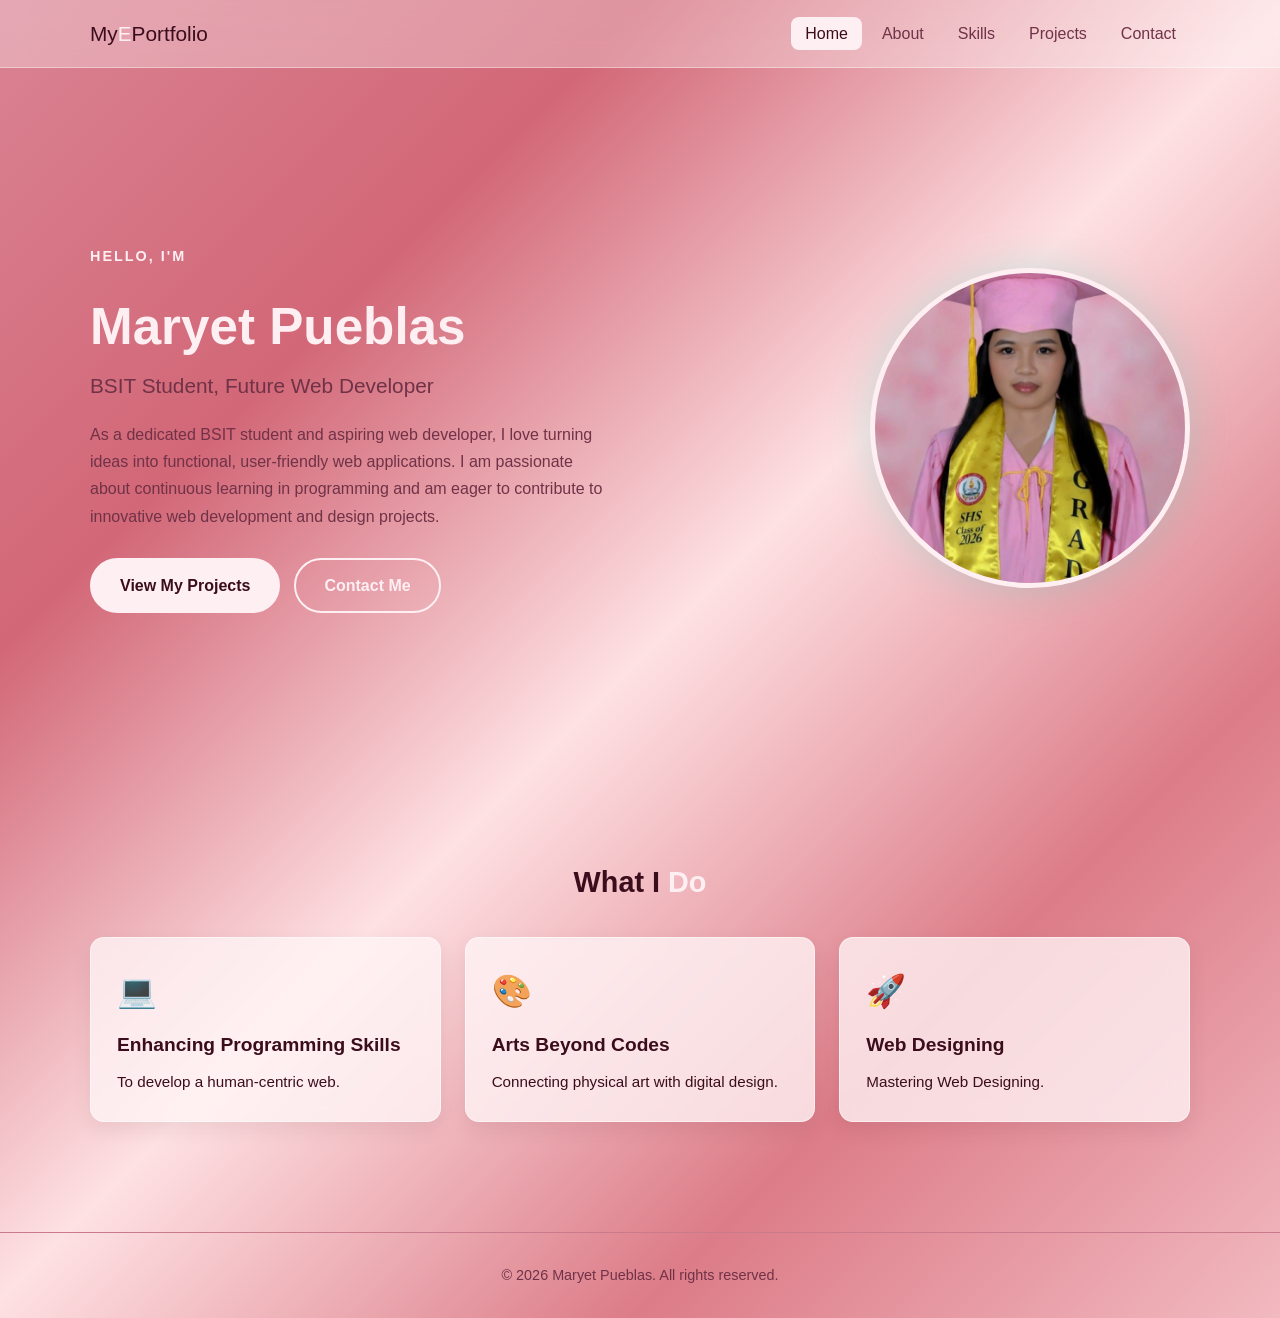
<file: index.html>
<!DOCTYPE html>
<html lang="en">
<head>
  <meta charset="UTF-8">
  <meta name="viewport" content="width=device-width, initial-scale=1.0">
  <meta name="description" content="Personal portfolio of Enter Your Name">
  <title>Home | Maryet Pueblas</title>
  <link rel="stylesheet" href="style.css">
</head>
<body>

  <!-- NAVIGATION (same on every page) -->
  <header class="navbar">
    <div class="container nav-inner">
      <a href="index.html" class="logo">My<span>E</span>Portfolio</a>
      <nav>
        <ul class="nav-links">
          <li><a href="index.html" class="active">Home</a></li>
          <li><a href="about.html">About</a></li>
          <li><a href="skills.html">Skills</a></li>
          <li><a href="projects.html">Projects</a></li>
          <li><a href="contact.html">Contact</a></li>
        </ul>
      </nav>
    </div>
  </header>

  <!-- HERO -->
  <section class="hero">
    <div class="container hero-inner">
      <div class="hero-text">
        <p class="greeting">Hello, I'm</p>
        <h1><span>Maryet Pueblas</span></h1>
        <p class="role">BSIT Student, Future Web Developer</p>
        <p>
          As a dedicated BSIT student and aspiring web developer, I love turning ideas into functional, 
          user-friendly web applications. I am passionate about continuous learning in programming and 
          am eager to contribute to innovative web development and design projects.
        </p>
        <div class="hero-buttons">
          <a href="projects.html" class="btn btn-primary">View My Projects</a>
          <a href="contact.html" class="btn btn-outline">Contact Me</a>
        </div>
      </div>

      <div class="hero-image">
        <!-- TO ADD YOUR PHOTO: put it in the images folder, delete the
             photo-placeholder div below, and uncomment the img line -->
      <img src="myphoto.jpg" alt="Photo of Enter Your Name"> 
      </div>
    </div>
  </section>

  <!-- QUICK HIGHLIGHTS -->
  <section class="section">
    <div class="container">
      <h2 class="section-title">What I <span>Do</span></h2>
      <div class="grid">
        <div class="card">
          <div class="icon">💻</div>
          <h3>Enhancing Programming Skills </h3>
          <p>To develop a human-centric web.</p>
        </div>
        <div class="card">
          <div class="icon">🎨</div>
          <h3>Arts Beyond Codes</h3>
          <p>Connecting physical art with digital design.  </p>
        </div>
        <div class="card">
          <div class="icon">🚀</div>
          <h3>Web Designing</h3>
          <p>Mastering Web Designing.</p>
        </div>
      </div>
    </div>
  </section>

  <footer class="footer">
    <p>&copy; 2026 Maryet Pueblas. All rights reserved.</p>
  </footer>

</body>
</html>
</file>
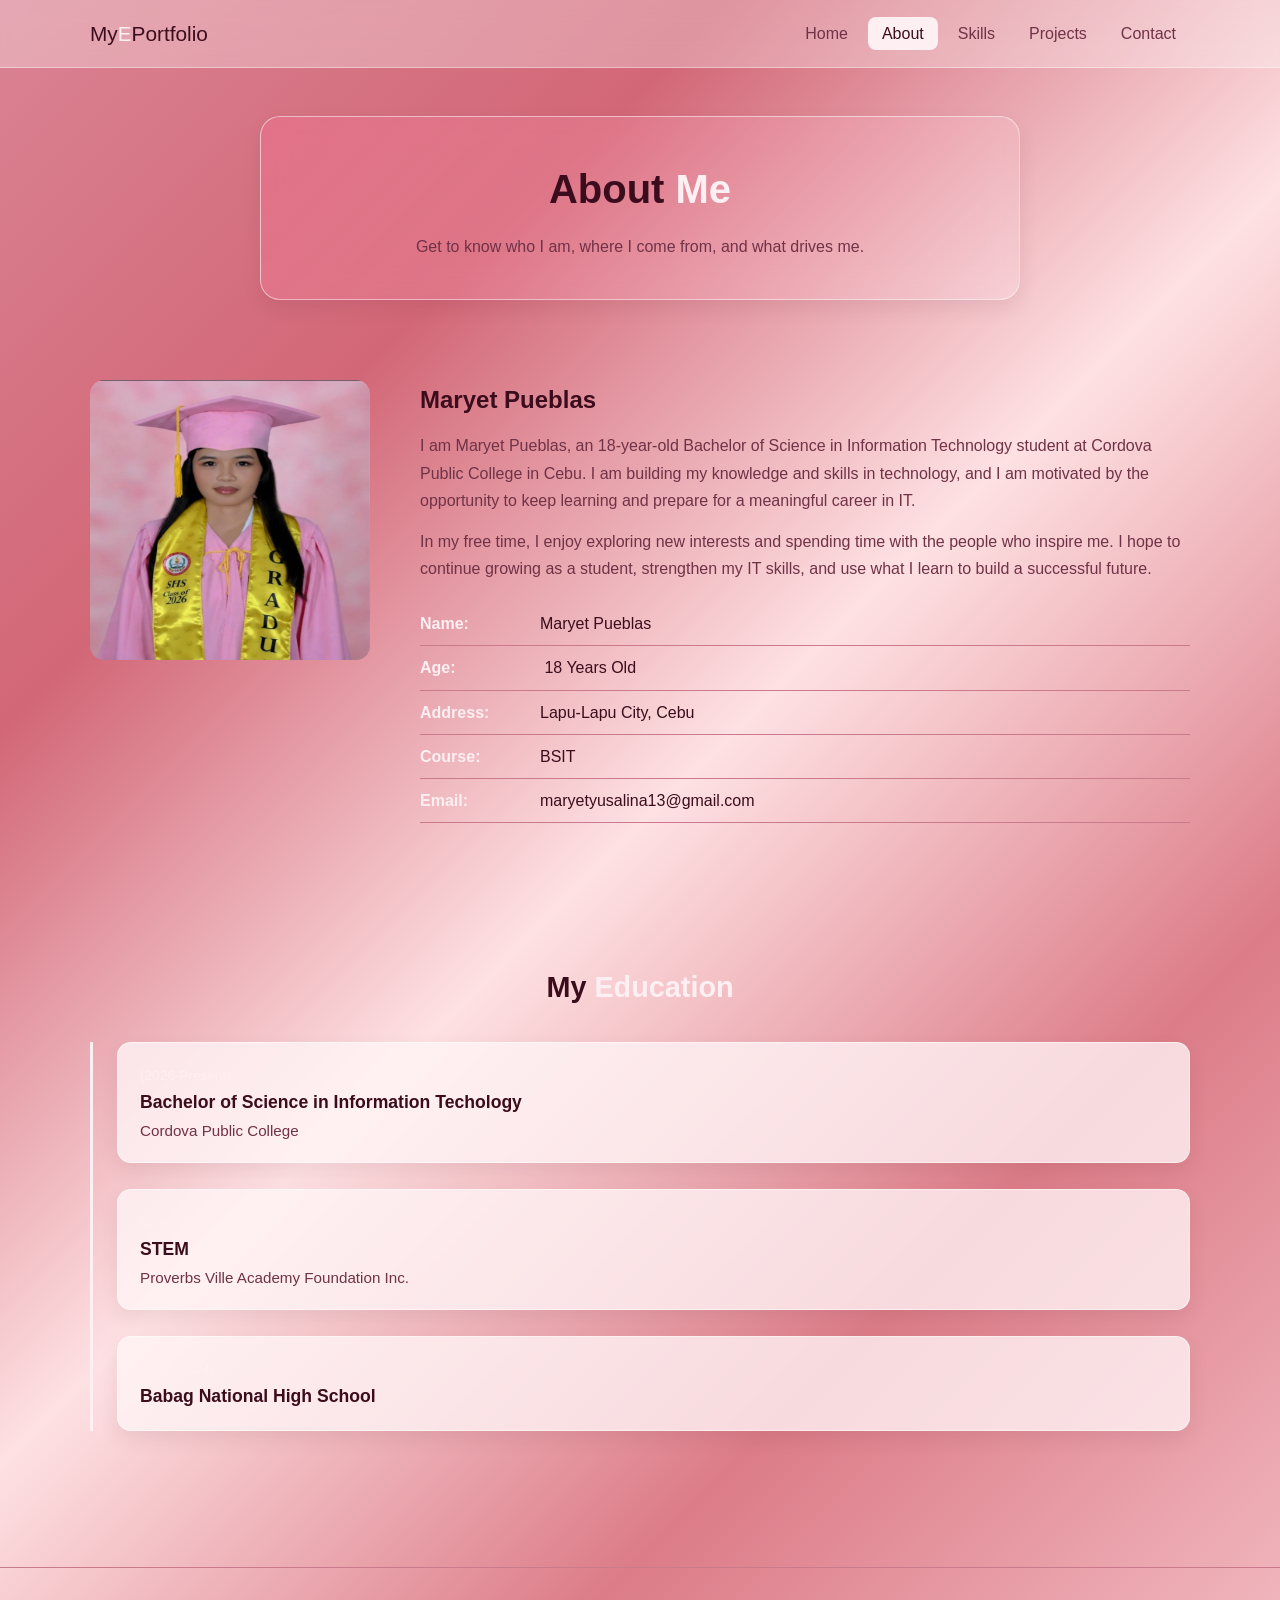
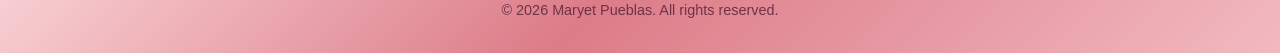
<file: about.html>
<!DOCTYPE html>
<html lang="en">
<head>
  <meta charset="UTF-8">
  <meta name="viewport" content="width=device-width, initial-scale=1.0">
  <meta name="description" content="Maryet Pueblas">
  <title>About | Maryet Pueblas</title>
  <link rel="stylesheet" href="style.css">
</head>
<body>

  <!-- NAVIGATION -->
  <header class="navbar">
    <div class="container nav-inner">
      <a href="index.html" class="logo">My<span>E</span>Portfolio</a>
      <nav>
        <ul class="nav-links">
          <li><a href="index.html">Home</a></li>
          <li><a href="about.html" class="active">About</a></li>
          <li><a href="skills.html">Skills</a></li>
          <li><a href="projects.html">Projects</a></li>
          <li><a href="contact.html">Contact</a></li>
        </ul>
      </nav>
    </div>
  </header>

  <!-- PAGE HEADER -->
  <section class="page-header container">
    <h1>About <span>Me</span></h1>
    <p>Get to know who I am, where I come from, and what drives me.</p>
  </section>

  <!-- ABOUT CONTENT -->
  <section class="section">
    <div class="container about-grid">
      <img src="myphoto.jpg" alt="Enter Your Name">

      <div class="about-text">
        <h2>Maryet Pueblas</h2>
        <p>
          I am Maryet Pueblas, an 18-year-old Bachelor of Science in Information Technology student at Cordova Public College in Cebu.
          I am building my knowledge and skills in technology, and I am motivated by the opportunity to keep learning and prepare for a meaningful career in IT.
        </p>
        <p>
         In my free time, I enjoy exploring new interests and spending time with the people who inspire me. 
          I hope to continue growing as a student, strengthen my IT skills, and use what I learn to build a successful future.
        </p>

        <ul class="info-list">
          <li><strong>Name:</strong>Maryet Pueblas</li>
          <li><strong>Age:</strong> 18 Years Old</li>
          <li><strong>Address:</strong>Lapu-Lapu City, Cebu</li>
          <li><strong>Course:</strong>BSIT</li>
          <li><strong>Email:</strong>maryetyusalina13@gmail.com</li>
        </ul>
      </div>
    </div>
  </section>

  <!-- EDUCATION -->
  <section class="section">
    <div class="container">
      <h2 class="section-title">My <span>Education</span></h2>
      <div class="timeline">
        <div class="timeline-item">
          <span>(2026-Present)</span>
          <h3>Bachelor of Science in Information Techology</h3>
          <p>Cordova Public College</p>
        </div>
        <div class="timeline-item">
          <span> (2024-2026)</span>
          <h3>STEM</h3>
          <p>Proverbs Ville Academy Foundation Inc.</p>
        </div>
        <div class="timeline-item">
          <span> (2020-2024)</span>
          <h3>Babag National High School</h3>
                 </div>
      </div>
    </div>
  </section>

  <footer class="footer">
    <p>&copy; 2026 Maryet Pueblas. All rights reserved.</p>
  </footer>

</body>
</html>
</file>
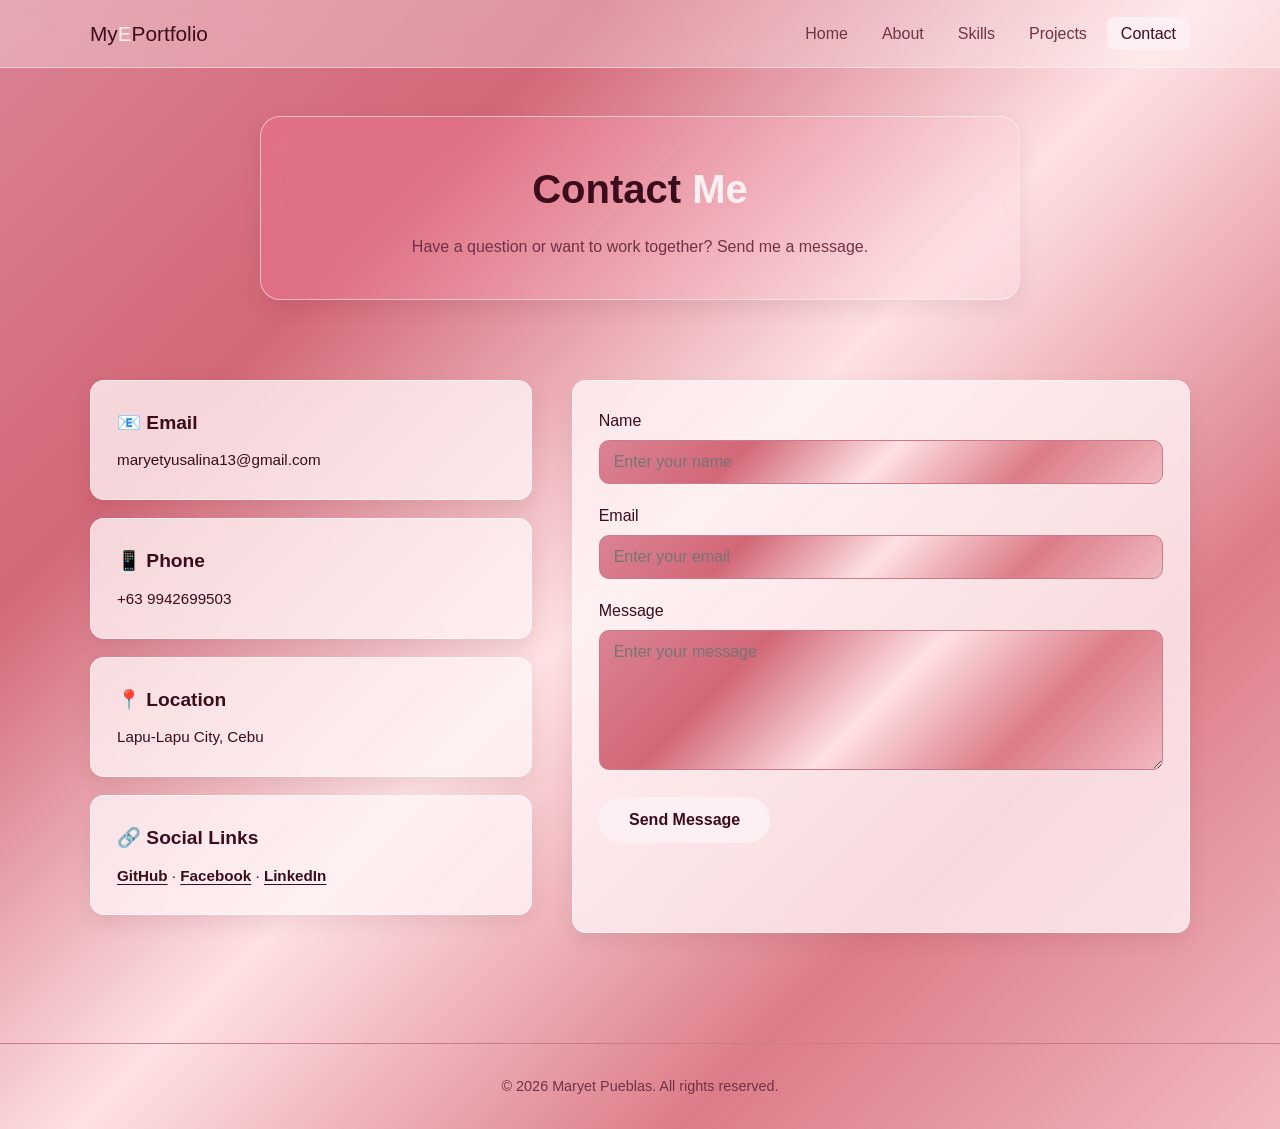
<file: contact.html>
<!DOCTYPE html>
<html lang="en">
<head>
  <meta charset="UTF-8">
  <meta name="viewport" content="width=device-width, initial-scale=1.0">
  <meta name="description" content="Contact Enter Your Name">
  <title>Contact | Maryet Pueblas</title>
  <link rel="stylesheet" href="style.css">
  <link rel="stylesheet" href="contrast.css">
</head>
<body>

  <!-- NAVIGATION -->
  <header class="navbar">
    <div class="container nav-inner">
      <a href="index.html" class="logo">My<span>E</span>Portfolio</a>
      <nav>
        <ul class="nav-links">
          <li><a href="index.html">Home</a></li>
          <li><a href="about.html">About</a></li>
          <li><a href="skills.html">Skills</a></li>
          <li><a href="projects.html">Projects</a></li>
          <li><a href="contact.html" class="active">Contact</a></li>
        </ul>
      </nav>
    </div>
  </header>

  <!-- PAGE HEADER -->
  <section class="page-header container">
    <h1>Contact <span>Me</span></h1>
    <p>Have a question or want to work together? Send me a message.</p>
  </section>

  <!-- CONTACT CONTENT -->
  <section class="section">
    <div class="container contact-grid">

      <!-- Contact details -->
      <div class="contact-info">
        <div class="card">
          <h3>📧 Email</h3>
          <p>maryetyusalina13@gmail.com</p>
        </div>
        <div class="card">
          <h3>📱 Phone</h3>
          <p>+63 9942699503</p>
        </div>
        <div class="card">
          <h3>📍 Location</h3>
          <p>Lapu-Lapu City, Cebu</p>
        </div>
        <div class="card">
          <h3>🔗 Social Links</h3>
          <p>
  <a href="https://github.com" target="_blank" rel="noopener noreferrer">GitHub</a> &middot;
  <a href="https://www.facebook.com/maryet.pueblas.2025" target="_blank" rel="noopener noreferrer">Facebook</a> &middot;
  <a href="https://ph.linkedin.com/in/pueblas-maryet-y-1471a8450" target="_blank" rel="noopener noreferrer">LinkedIn</a>
</p>

        </div>
      </div>

      <!-- Contact form (display only, it does not send messages yet) -->
      <form class="card" action="#" method="post">
        <div class="form-group">
          <label for="name">Name</label>
          <input type="text" id="name" name="name" placeholder="Enter your name">
        </div>
        <div class="form-group">
          <label for="email">Email</label>
          <input type="email" id="email" name="email" placeholder="Enter your email">
        </div>
        <div class="form-group">
          <label for="message">Message</label>
          <textarea id="message" name="message" placeholder="Enter your message"></textarea>
        </div>
        <button type="submit" class="btn btn-primary">Send Message</button>
      </form>

    </div>
  </section>

  <footer class="footer">
    <p>&copy; 2026 Maryet Pueblas. All rights reserved.</p>
  </footer>

</body>
</html>
</file>
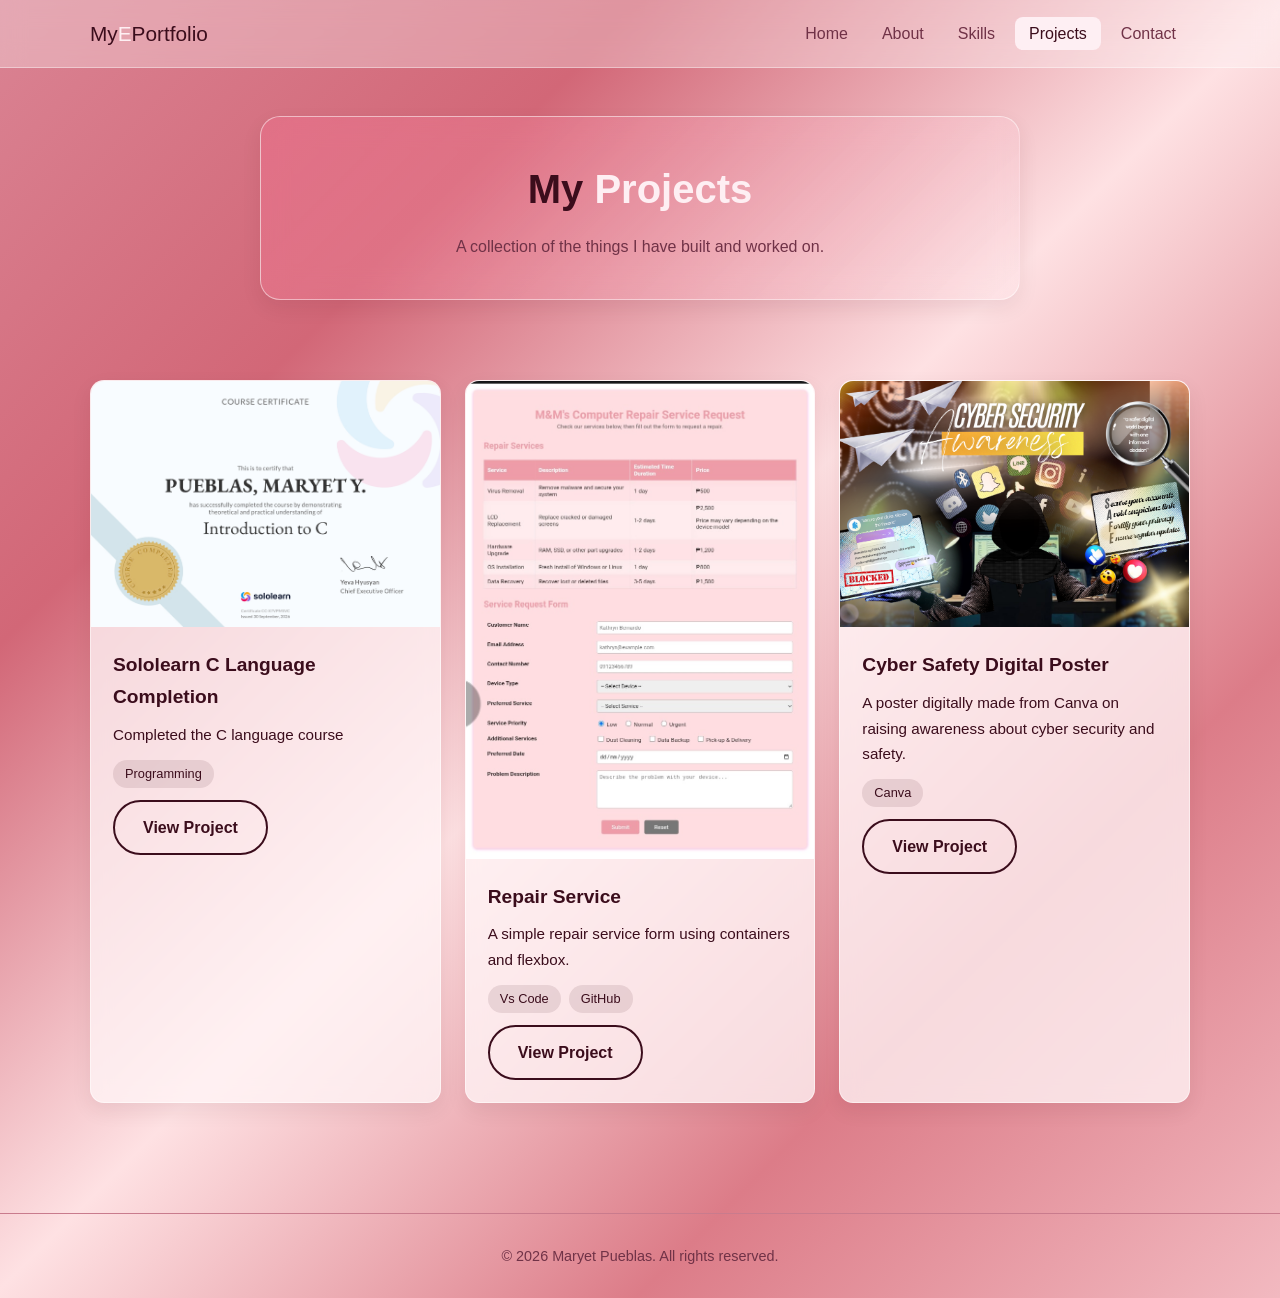
<file: projects.html>
<!DOCTYPE html>
<html lang="en">
<head>
  <meta charset="UTF-8">
  <meta name="viewport" content="width=device-width, initial-scale=1.0">
  <meta name="description" content="Projects by Enter Your Name">
  <title>Projects | Maryet Pueblas</title>
  <link rel="stylesheet" href="style.css">
  <link rel="stylesheet" href="contrast.css">
</head>
<body>

  <!-- NAVIGATION -->
  <header class="navbar">
    <div class="container nav-inner">
      <a href="index.html" class="logo">My<span>E</span>Portfolio</a>
      <nav>
        <ul class="nav-links">
          <li><a href="index.html">Home</a></li>
          <li><a href="about.html">About</a></li>
          <li><a href="skills.html">Skills</a></li>
          <li><a href="projects.html" class="active">Projects</a></li>
          <li><a href="contact.html">Contact</a></li>
        </ul>
      </nav>
    </div>
  </header>

  <!-- PAGE HEADER -->
  <section class="page-header container">
    <h1>My <span>Projects</span></h1>
    <p>A collection of the things I have built and worked on.</p>
  </section>

  <!-- PROJECTS -->
  <section class="section">
    <div class="container grid">

      <!-- PROJECT 1 -->
      <article class="card project-card">
        <img src="project1.jpg" alt="Project 1">
        <div class="project-body">
          <h3>Sololearn C Language Completion</h3>
          <p>Completed the C language course</p>
          <div class="tags">
            <span class="tag">Programming</span>
          </div>
          <a href="project1.jpg" target="_blank" class="btn btn-outline">View Project</a>
        </div>
      </article>

      <!-- PROJECT 2 -->
      <article class="card project-card">
        <img src="project2.jpg" alt="Project 2">
        <div class="project-body">
          <h3>Repair Service</h3>
          <p>A simple repair service form using containers and flexbox.</p>
          <div class="tags">
            <span class="tag">Vs Code</span>
            <span class="tag">GitHub</span>
          </div>
          <a href="project2.jpg" target="_blank" class="btn btn-outline">View Project</a>
        </div>
      </article>

      <!-- PROJECT 3 -->
      <article class="card project-card">
        <img src="project3.png" alt="Project 3">
        <div class="project-body">
          <h3>Cyber Safety Digital Poster</h3>
          <p>A poster digitally made from Canva on raising awareness about cyber security and safety.</p>
          <div class="tags">
            <span class="tag">Canva</span>
          </div>
          <a href="project3.png" target="_blank" class="btn btn-outline">View Project</a>
        </div>
      </article>

    </div>
  </section>

  <footer class="footer">
    <p>&copy; 2026 Maryet Pueblas. All rights reserved.</p>
  </footer>

</body>
</html>
</file>
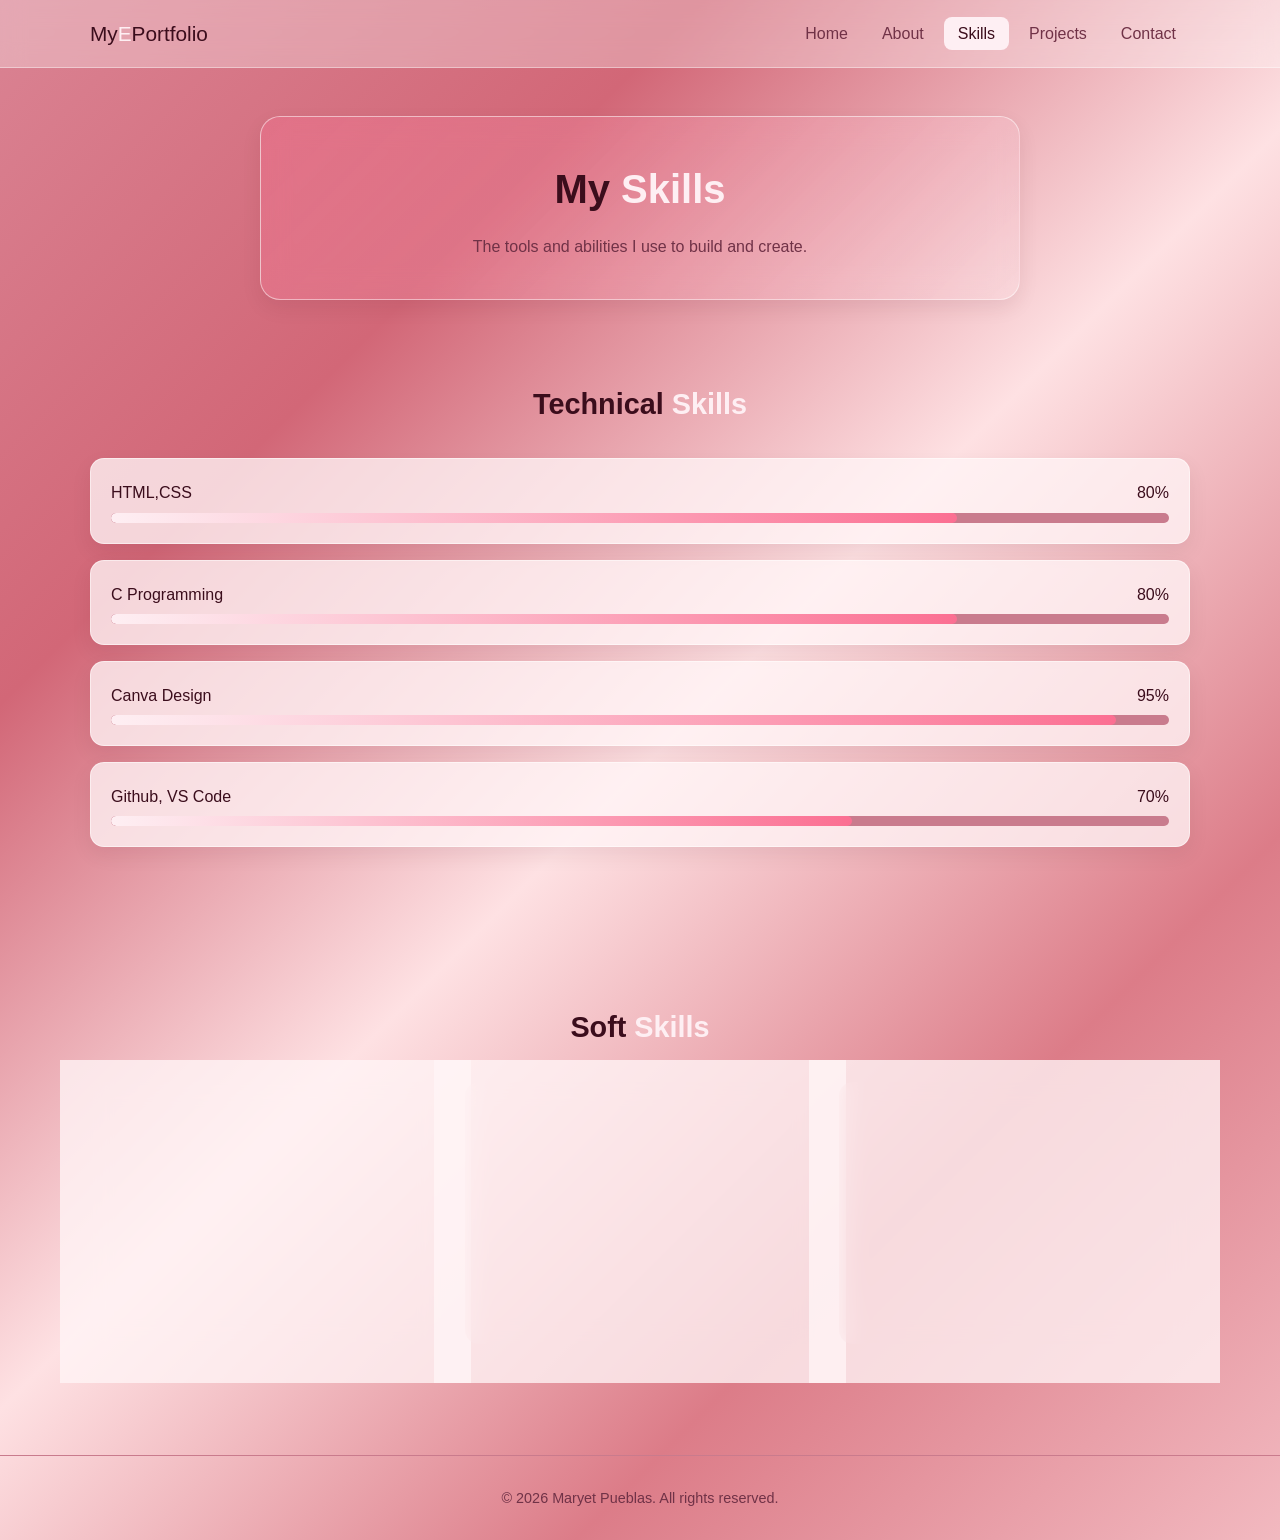
<file: skills.html>
<!DOCTYPE html>
<html lang="en">
<head>
  <meta charset="UTF-8">
  <meta name="viewport" content="width=device-width, initial-scale=1.0">
  <meta name="description" content="My Skills">
  <title>Skills | Maryet Pueblas</title>
  <link rel="stylesheet" href="style.css">
</head>
<body>

  <!-- NAVIGATION -->
  <header class="navbar">
    <div class="container nav-inner">
      <a href="index.html" class="logo">My<span>E</span>Portfolio</a>
      <nav>
        <ul class="nav-links">
          <li><a href="index.html">Home</a></li>
          <li><a href="about.html">About</a></li>
          <li><a href="skills.html" class="active">Skills</a></li>
          <li><a href="projects.html">Projects</a></li>
          <li><a href="contact.html">Contact</a></li>
        </ul>
      </nav>
    </div>
  </header>

  <!-- PAGE HEADER -->
  <section class="page-header container">
    <h1>My <span>Skills</span></h1>
    <p>The tools and abilities I use to build and create.</p>
  </section>

  <!-- TECHNICAL SKILLS (change the width % to change the bar length) -->
  <section class="section">
    <div class="container">
      <h2 class="section-title">Technical <span>Skills</span></h2>

      <div class="skill">
        <div class="skill-top"><span>HTML,CSS</span><span>80%</span></div>
        <div class="bar"><div class="bar-fill" style="width: 80%;"></div></div>
      </div>

      <div class="skill">
        <div class="skill-top"><span>C Programming</span><span>80%</span></div>
        <div class="bar"><div class="bar-fill" style="width: 80%;"></div></div>
      </div>

      <div class="skill">
        <div class="skill-top"><span>Canva Design</span><span>95%</span></div>
        <div class="bar"><div class="bar-fill" style="width: 95%;"></div></div>
      </div>

      <div class="skill">
        <div class="skill-top"><span>Github, VS Code</span><span>70%</span></div>
        <div class="bar"><div class="bar-fill" style="width: 70%;"></div></div>
      </div>
    </div>
  </section>

  <!-- SOFT SKILLS -->
  <section class="section">
    <div class="container">
      <h2 class="section-title">Soft <span>Skills</span></h2>
      <div class="grid">
        <div class="card">
          <div class="icon">🤝</div>
          <h3>Teamwork</h3>
          <p>I collaborate effectively with classmates and teammates on group coding projects, 
            communicating ideas clearly and using tools like GitHub to build solutions together.
</p>
        </div>
        <div class="card">
          <div class="icon">💡</div>
          <h3>Creativity</h3>
          <p>I approach web design and problem-solving with fresh ideas, 
            turning concepts into clean, 
            engaging, and user-friendly layouts.</p>
        </div>
        <div class="card">
          <div class="icon">⏰</div>
          <h3>Time Management</h3>
          <p>I prioritize tasks and stay organized to balance coursework, coding practice, 
            and project deadlines without sacrificing quality.
</p>
        </div>
      </div>
    </div>
  </section>

  <footer class="footer">
    <p>&copy; 2026 Maryet Pueblas. All rights reserved.</p>
  </footer>

</body>
</html>
</file>
<file: style.css>
/* =========================================================
   PORTFOLIO STYLESHEET
   ========================================================= */
:root {
  --bg: linear-gradient(135deg, #da8393, #d26777, #fee1e3, #dc7c88, #f2b9c0);
  --bg-fallback: #f2b9c0;
  --bg-card: rgba(255, 245, 246, 0.78);
  --text: #3b0d1c;
  --text-muted: #703247;
  --accent: #feeff3;
  --accent-dark: #fb6f92;
  --border: #c97b8d;
  --radius: 14px;
  --max-width: 1100px;
}

* { margin: 0; padding: 0; box-sizing: border-box; }
html { scroll-behavior: smooth; }
body {
  font-family: "Segoe UI", Tahoma, Geneva, Verdana, sans-serif;
  background-color: var(--bg-fallback);
  background-image: var(--bg);
  min-height: 100vh;
  color: var(--text);
  line-height: 1.7;
}
img { max-width: 100%; display: block; }
a { color: var(--accent); text-decoration: none; }
.container { width: 90%; max-width: var(--max-width); margin: 0 auto; }

/* Navigation */
.navbar a { color: var(--text); text-decoration: none; font-weight: 500; transition: color 0.3s ease; }
.navbar {
  position: sticky; top: 0; z-index: 1000;
  background: rgba(255, 255, 255, 0.3);
  backdrop-filter: blur(12px); -webkit-backdrop-filter: blur(12px);
  border-bottom: 1px solid rgba(255, 255, 255, 0.4);
}
.navbar a:hover { color: var(--accent-dark); }
.nav-inner { display: flex; align-items: center; justify-content: space-between; flex-wrap: wrap; gap: 10px; padding: 16px 0; }
.logo { font-size: 1.3rem; font-weight: 700; color: var(--text); }
.logo span { color: var(--accent); }
.nav-links { display: flex; flex-wrap: wrap; list-style: none; gap: 6px; }
.nav-links a { color: var(--text-muted); padding: 8px 14px; border-radius: 8px; font-weight: 500; transition: 0.25s; }
.nav-links a:hover, .nav-links a.active { color: var(--bg); background: var(--accent); }

/* Buttons */
.btn { display: inline-block; padding: 12px 28px; border-radius: 50px; font-weight: 600; border: 2px solid var(--accent); transition: 0.25s; cursor: pointer; font-size: 1rem; }
.btn-primary { background: var(--accent); color: var(--bg); }
.btn-primary:hover { background: var(--accent-dark); border-color: var(--accent-dark); }
.btn-outline { background: transparent; color: var(--accent); }
.btn-outline:hover { background: var(--accent); color: var(--bg); }

/* Home hero */
.hero { min-height: 80vh; display: flex; align-items: center; padding: 60px 0; }
.hero-inner { display: flex; align-items: center; justify-content: space-between; gap: 50px; }
.hero-text { flex: 1; }
.hero-text .greeting { color: var(--accent); font-weight: 600; letter-spacing: 2px; text-transform: uppercase; font-size: 0.9rem; }
.hero-text h1 { font-size: 3.2rem; line-height: 1.2; margin: 10px 0; }
.hero-text h1 span { color: var(--accent); }
.hero-text .role { font-size: 1.3rem; color: var(--text-muted); margin-bottom: 18px; }
.hero-text p { color: var(--text-muted); max-width: 520px; margin-bottom: 28px; }
.hero-buttons { display: flex; flex-wrap: wrap; gap: 14px; }
.hero-image { flex: 0 0 auto; }
.hero-image img, .photo-placeholder { width: 320px; height: 320px; border-radius: 50%; object-fit: cover; border: 5px solid var(--accent); box-shadow: 0 0 40px rgba(45, 212, 191, 0.25); }
.photo-placeholder { display: flex; align-items: center; justify-content: center; text-align: center; background: var(--bg-card); color: var(--text-muted); padding: 20px; }

/* Sections and headings */
.section { padding: 70px 0; }
.page-header {
  width: 90%;
  max-width: 760px;
  margin: 48px auto 10px;
  padding: 38px 28px;
  text-align: center;
  background: linear-gradient(135deg, rgba(254, 111, 146, 0.3), rgba(254, 239, 243, 0.24));
  backdrop-filter: blur(14px);
  -webkit-backdrop-filter: blur(14px);
  border: 1px solid rgba(255, 255, 255, 0.5);
  border-radius: 20px;
  box-shadow: 0 8px 20px rgba(59, 13, 28, 0.08);
}
.page-header h1 { font-size: 2.5rem; }
.page-header h1 span { color: var(--accent); }
.page-header p { color: var(--text-muted); max-width: 600px; margin: 10px auto 0; }
.section-title { font-size: 1.8rem; margin-bottom: 30px; text-align: center; }
.section-title span { color: var(--accent); }
.grid { display: grid; grid-template-columns: repeat(auto-fit, minmax(260px, 1fr)); gap: 24px; }

/* Cards */
.card {
  background: var(--bg-card);
  backdrop-filter: blur(10px); -webkit-backdrop-filter: blur(10px);
  border: 1px solid rgba(255, 255, 255, 0.5);
  border-radius: var(--radius);
  padding: 26px;
  box-shadow: 0 8px 20px rgba(59, 13, 28, 0.08);
  transition: transform 0.3s ease, box-shadow 0.3s ease, border-color 0.3s ease;
}
.card:hover { transform: translateY(-4px); border-color: var(--accent-dark); box-shadow: 0 12px 24px rgba(210, 103, 119, 0.18); }
.card h3 { margin-bottom: 8px; font-size: 1.2rem; }
.card p { color: #3b0d1c; font-size: 0.95rem; }
.card .icon { font-size: 2rem; margin-bottom: 10px; }

/* Skill cards */
.skill { margin-bottom: 16px; padding: 20px; background: var(--bg-card); border: 1px solid rgba(255, 255, 255, 0.5); border-radius: var(--radius); box-shadow: 0 8px 20px rgba(59, 13, 28, 0.08); transition: transform 0.3s ease, box-shadow 0.3s ease; }
.skill:hover { transform: translateY(-4px); box-shadow: 0 12px 24px rgba(210, 103, 119, 0.18); }
.skill-top { display: flex; justify-content: space-between; margin-bottom: 6px; font-weight: 500; }
.bar { height: 10px; background: var(--border); border-radius: 10px; overflow: hidden; }
.bar-fill { height: 100%; background: linear-gradient(90deg, var(--accent), var(--accent-dark)); border-radius: 10px; }

/* Project cards */
.project-card { padding: 0; overflow: hidden; }
.project-img { height: 180px; background: var(--border); display: flex; align-items: center; justify-content: center; color: var(--text-muted); font-size: 0.9rem; text-align: center; }
.project-img img { width: 100%; height: 100%; object-fit: cover; }
.project-body { padding: 22px; }
.tags { display: flex; flex-wrap: wrap; gap: 8px; margin: 12px 0; }
.tag { background: rgba(45, 212, 191, 0.12); color: var(--accent); padding: 3px 12px; border-radius: 20px; font-size: 0.8rem; }

/* About page */
.about-grid { display: flex; gap: 50px; align-items: flex-start; }
.about-grid .photo-placeholder, .about-grid img { flex: 0 0 auto; width: 280px; height: 280px; border-radius: var(--radius); }
.about-text h2 { margin-bottom: 12px; }
.about-text p { color: var(--text-muted); margin-bottom: 14px; }
.info-list { list-style: none; margin-top: 20px; }
.info-list li { padding: 8px 0; border-bottom: 1px solid var(--border); }
.info-list strong { color: var(--accent); display: inline-block; min-width: 120px; }
.timeline-item { margin-bottom: 26px; padding: 18px 22px; background: var(--bg-card); border: 1px solid rgba(255, 255, 255, 0.5); border-radius: var(--radius); box-shadow: 0 8px 20px rgba(59, 13, 28, 0.08); }
.timeline-item span { color: var(--accent); font-size: 0.85rem; }
.timeline { border-left: 3px solid var(--accent); padding-left: 24px; margin-top: 20px; }
.timeline-item h3 { font-size: 1.1rem; }
.timeline-item p { color: var(--text-muted); font-size: 0.95rem; }

/* Contact page */
.contact-grid { display: grid; grid-template-columns: 1fr 1.4fr; gap: 40px; }
.contact-info .card { margin-bottom: 18px; }
.form-group { margin-bottom: 18px; }
.form-group label { display: block; margin-bottom: 6px; font-weight: 500; }
.form-group input, .form-group textarea { width: 100%; padding: 12px 14px; background: var(--bg); border: 1px solid var(--border); border-radius: 10px; color: var(--text); font-family: inherit; font-size: 1rem; }
.form-group input:focus, .form-group textarea:focus { outline: none; border-color: var(--accent); }
.form-group textarea { resize: vertical; min-height: 140px; }

/* Footer */
.footer { text-align: center; padding: 30px 0; margin-top: 40px; border-top: 1px solid var(--border); color: var(--text-muted); font-size: 0.9rem; }

/* Responsive */
@media (max-width: 800px) {
  .hero-inner, .about-grid { flex-direction: column-reverse; text-align: center; }
  .about-grid { flex-direction: column; align-items: center; }
  .hero-text p { margin-left: auto; margin-right: auto; }
  .hero-buttons { justify-content: center; }
  .hero-text h1 { font-size: 2.4rem; }
  .hero-image img, .photo-placeholder { width: 240px; height: 240px; }
  .contact-grid { grid-template-columns: 1fr; }
  .nav-inner { justify-content: center; }
}
@media (max-width: 480px) {
  .nav-links a { padding: 6px 10px; font-size: 0.9rem; }
  .page-header { padding: 30px 20px; margin-top: 32px; border-radius: 18px; }
  .page-header h1 { font-size: 2rem; }
}
</file>
<file: contrast.css>
/* Accessible, consistent text and controls for project cards and contact links. */
.project-card h3,
.project-card p,
.project-card .tag,
.project-card .btn-outline {
  color: #3b0d1c;
}

.project-card .tag {
  background: rgba(59, 13, 28, 0.1);
}

.project-card .btn-outline {
  border-color: #3b0d1c;
}

.project-card .btn-outline:hover {
  color: #fff5f6;
  background: #3b0d1c;
}

.contact-info .card a {
  color: #3b0d1c;
  font-weight: 600;
  text-decoration: underline;
  text-decoration-thickness: 1px;
  text-underline-offset: 3px;
}

.contact-info .card a:hover,
.contact-info .card a:focus-visible {
  color: #703247;
  text-decoration-thickness: 2px;
}
</file>
